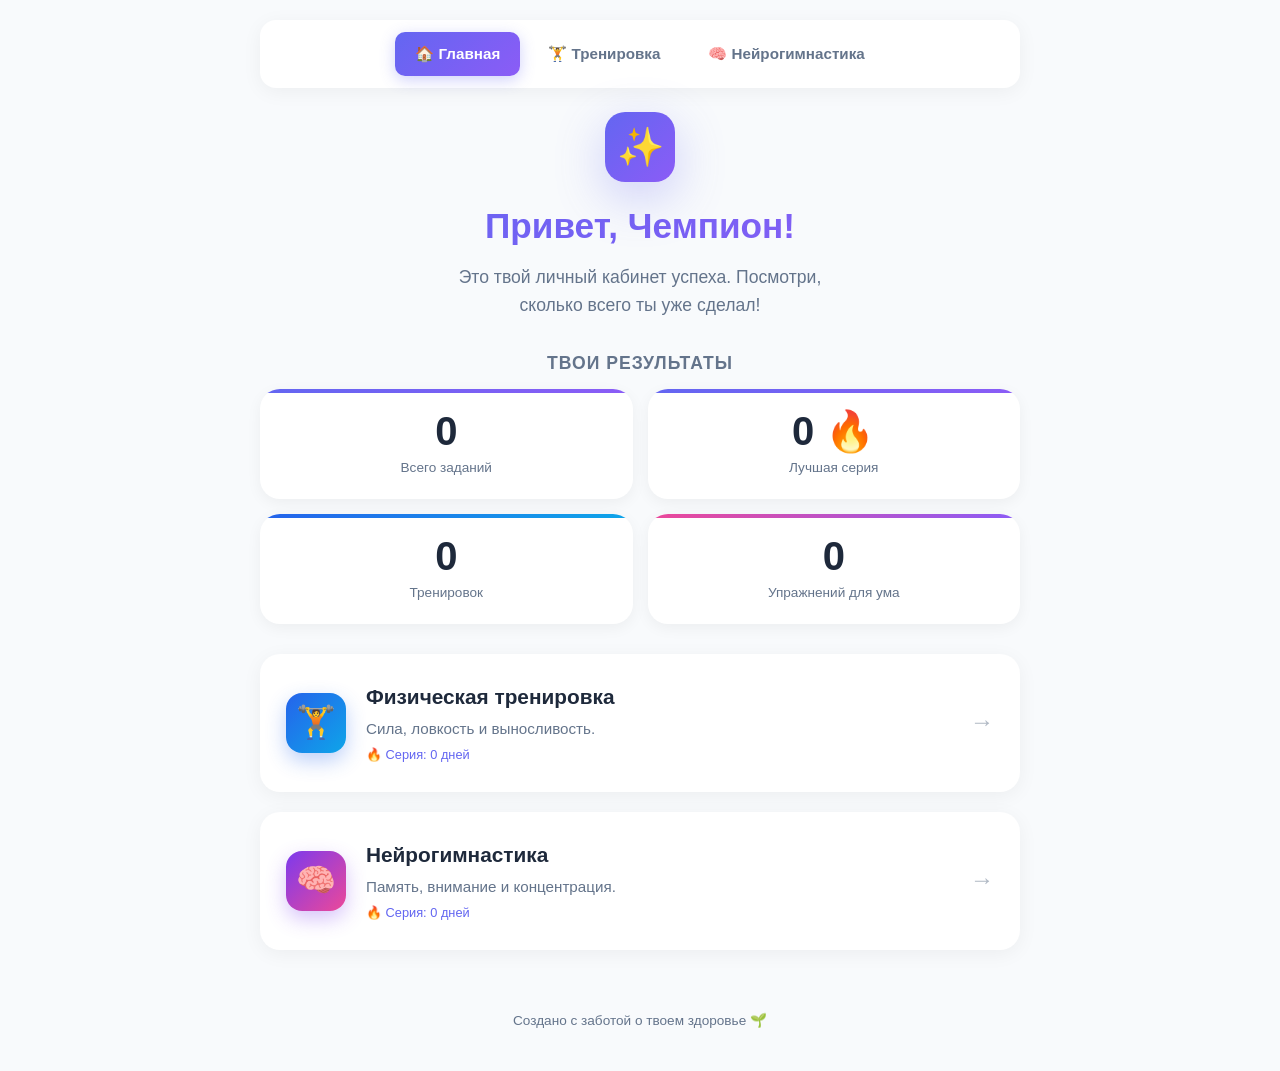
<file: index.html>
<!DOCTYPE html>
<html lang="ru">
<head>
  <meta charset="UTF-8">
  <meta name="viewport" content="width=device-width, initial-scale=1.0">
      <!-- Подключение PWA манифеста -->
    <link rel="manifest" href="manifest.json">
  <title>Трекер Привычек</title>
  <style>
    * {
      margin: 0;
      padding: 0;
      box-sizing: border-box;
    }

    :root {
      --primary: #6366f1; /* Индиго для главной */
      --primary-light: #818cf8;
      --success: #10b981;
      --bg: #f8fafc;
      --card: #ffffff;
      --text: #1e293b;
      --text-muted: #64748b;
      --border: #e2e8f0;
    }

    @media (prefers-color-scheme: dark) {
      :root {
        --bg: #0f172a;
        --card: #1e293b;
        --text: #f1f5f9;
        --text-muted: #94a3b8;
        --border: #334155;
      }
    }

    body {
      font-family: -apple-system, BlinkMacSystemFont, 'Segoe UI', Roboto, Oxygen, Ubuntu, sans-serif;
      background: var(--bg);
      color: var(--text);
      line-height: 1.6;
      min-height: 100vh;
      display: flex;
      flex-direction: column;
    }

    .container {
      max-width: 800px;
      margin: 0 auto;
      padding: 20px;
      width: 100%;
    }

    /* ========== НАВИГАЦИЯ ========== */
    .top-nav {
      display: flex;
      justify-content: center;
      gap: 8px;
      background: var(--card);
      padding: 12px;
      border-radius: 16px;
      margin-bottom: 24px;
      box-shadow: 0 4px 20px rgba(0,0,0,0.05);
    }

    .top-nav a {
      text-decoration: none;
      color: var(--text-muted);
      font-weight: 600;
      padding: 10px 20px;
      border-radius: 10px;
      transition: all 0.2s;
      font-size: 0.95rem;
    }

    .top-nav a:hover {
      background: var(--border);
      color: var(--text);
    }

    .top-nav a.active {
      background: linear-gradient(135deg, var(--primary), #8b5cf6);
      color: white;
      box-shadow: 0 4px 15px rgba(99, 102, 241, 0.3);
    }

    /* Header */
    .header {
      text-align: center;
      margin-bottom: 30px;
      margin-top: 10px;
    }

    .header-icon {
      width: 70px;
      height: 70px;
      background: linear-gradient(135deg, var(--primary), #8b5cf6);
      border-radius: 20px;
      display: inline-flex;
      align-items: center;
      justify-content: center;
      font-size: 38px;
      margin-bottom: 16px;
      box-shadow: 0 15px 50px rgba(99, 102, 241, 0.3);
    }

    .header h1 {
      font-size: 2.2rem;
      background: linear-gradient(135deg, var(--primary), #8b5cf6);
      -webkit-background-clip: text;
      -webkit-text-fill-color: transparent;
      background-clip: text;
      margin-bottom: 8px;
    }

    .header p {
      color: var(--text-muted);
      font-size: 1.1rem;
      max-width: 400px;
      margin: 0 auto;
    }

    /* Stats Dashboard */
    .dashboard-section {
      margin-bottom: 30px;
    }

    .section-title {
      font-size: 1.1rem;
      font-weight: 600;
      color: var(--text-muted);
      margin-bottom: 12px;
      text-transform: uppercase;
      letter-spacing: 1px;
      text-align: center;
    }

    .stats-grid {
      display: grid;
      grid-template-columns: 1fr 1fr;
      gap: 15px;
      margin-bottom: 15px;
    }

    .stat-card {
      background: var(--card);
      border-radius: 20px;
      padding: 20px;
      box-shadow: 0 4px 15px rgba(0,0,0,0.05);
      text-align: center;
      position: relative;
      overflow: hidden;
    }

    .stat-card::before {
      content: '';
      position: absolute;
      top: 0;
      left: 0;
      width: 100%;
      height: 4px;
      background: linear-gradient(90deg, var(--primary), #8b5cf6);
    }

    .stat-card.blue::before { background: linear-gradient(90deg, #2563eb, #0ea5e9); }
    .stat-card.pink::before { background: linear-gradient(90deg, #ec4899, #8b5cf6); }

    .stat-value {
      font-size: 2.5rem;
      font-weight: 800;
      color: var(--text);
      line-height: 1.1;
    }

    .stat-label {
      font-size: 0.85rem;
      color: var(--text-muted);
      margin-top: 4px;
    }

    .streak-icon {
      display: inline-block;
      animation: pulse 1.5s infinite;
    }

    @keyframes pulse {
      0% { transform: scale(1); }
      50% { transform: scale(1.2); }
      100% { transform: scale(1); }
    }

    /* Menu Cards */
    .menu-grid {
      display: grid;
      gap: 20px;
    }

    .menu-card {
      background: var(--card);
      border-radius: 20px;
      padding: 24px;
      box-shadow: 0 4px 20px rgba(0,0,0,0.05);
      text-decoration: none;
      color: var(--text);
      display: flex;
      align-items: center;
      gap: 20px;
      transition: all 0.3s ease;
      border: 2px solid transparent;
    }

    .menu-card:hover {
      transform: translateY(-4px);
      box-shadow: 0 10px 30px rgba(0,0,0,0.1);
      border-color: var(--primary-light);
    }

    .menu-card-icon {
      width: 60px;
      height: 60px;
      border-radius: 16px;
      display: flex;
      align-items: center;
      justify-content: center;
      font-size: 32px;
      flex-shrink: 0;
      color: white;
    }

    .card-workout .menu-card-icon {
      background: linear-gradient(135deg, #2563eb, #0ea5e9);
      box-shadow: 0 8px 20px rgba(37, 99, 235, 0.3);
    }

    .card-neuro .menu-card-icon {
      background: linear-gradient(135deg, #7c3aed, #ec4899);
      box-shadow: 0 8px 20px rgba(124, 58, 237, 0.3);
    }

    .menu-card-info {
      flex: 1;
    }

    .menu-card-info h3 {
      font-size: 1.3rem;
      margin-bottom: 4px;
      font-weight: 700;
    }

    .menu-card-info p {
      color: var(--text-muted);
      font-size: 0.95rem;
    }

    .menu-card-arrow {
      margin-left: auto;
      font-size: 1.5rem;
      color: var(--text-muted);
      opacity: 0.5;
      transition: opacity 0.2s;
    }

    .menu-card:hover .menu-card-arrow {
      opacity: 1;
      transform: translateX(4px);
    }
    
    .menu-card-mini-stats {
        font-size: 0.8rem;
        color: var(--primary);
        margin-top: 4px;
        display: flex;
        align-items: center;
        gap: 4px;
    }

    /* Footer */
    .footer {
      text-align: center;
      margin-top: auto;
      padding: 40px 20px;
      color: var(--text-muted);
      font-size: 0.85rem;
    }

    /* Responsive */
    @media (max-width: 600px) {
      .header h1 {
        font-size: 1.8rem;
      }

      .menu-card {
        padding: 20px;
      }

      .menu-card-icon {
        width: 50px;
        height: 50px;
        font-size: 26px;
      }

      .menu-card-info h3 {
        font-size: 1.1rem;
      }
      
      .stat-value {
        font-size: 2rem;
      }
      
      .top-nav a {
        padding: 8px 12px;
        font-size: 0.85rem;
      }
    }
  </style>
</head>
<body>
  <div class="container">
    
    <!-- НАВИГАЦИЯ -->
    <nav class="top-nav">
      <a href="index.html" class="active">🏠 Главная</a>
      <a href="workout.html">🏋️ Тренировка</a>
      <a href="neurogymnastics.html">🧠 Нейрогимнастика</a>
    </nav>

    <!-- Header -->
    <header class="header">
      <div class="header-icon">✨</div>
      <h1>Привет, Чемпион!</h1>
      <p>Это твой личный кабинет успеха. Посмотри, сколько всего ты уже сделал!</p>
    </header>

    <!-- Stats Dashboard -->
    <div class="dashboard-section">
      <div class="section-title">Твои результаты</div>
      
      <div class="stats-grid">
        <div class="stat-card">
          <div class="stat-value" id="totalExercises">0</div>
          <div class="stat-label">Всего заданий</div>
        </div>
        <div class="stat-card">
          <div class="stat-value"><span id="maxStreak">0</span> <span class="streak-icon">🔥</span></div>
          <div class="stat-label">Лучшая серия</div>
        </div>
      </div>

      <div class="stats-grid">
        <div class="stat-card blue">
          <div class="stat-value" id="workoutTotal">0</div>
          <div class="stat-label">Тренировок</div>
        </div>
        <div class="stat-card pink">
          <div class="stat-value" id="neuroTotal">0</div>
          <div class="stat-label">Упражнений для ума</div>
        </div>
      </div>
    </div>

    <!-- Menu Grid -->
    <div class="menu-grid">
      <!-- Workout Card -->
      <a href="workout.html" class="menu-card card-workout">
        <div class="menu-card-icon">🏋️</div>
        <div class="menu-card-info">
          <h3>Физическая тренировка</h3>
          <p>Сила, ловкость и выносливость.</p>
          <div class="menu-card-mini-stats" id="workoutStreakDisplay">
             Загрузка...
          </div>
        </div>
        <div class="menu-card-arrow">→</div>
      </a>

      <!-- Neuro Card -->
      <a href="neurogymnastics.html" class="menu-card card-neuro">
        <div class="menu-card-icon">🧠</div>
        <div class="menu-card-info">
          <h3>Нейрогимнастика</h3>
          <p>Память, внимание и концентрация.</p>
          <div class="menu-card-mini-stats" id="neuroStreakDisplay">
             Загрузка...
          </div>
        </div>
        <div class="menu-card-arrow">→</div>
      </a>
    </div>

  </div>

  <!-- Footer -->
  <footer class="footer">
    <p>Создано с заботой о твоем здоровье 🌱</p>
  </footer>

  <script>
    // Функция для безопасного получения данных
    function getStats(key) {
      try {
        const data = localStorage.getItem(key);
        if (data) {
          const parsed = JSON.parse(data);
          return parsed.stats || { streak: 0, total: 0 };
        }
      } catch (e) {
        console.error("Error reading " + key, e);
      }
      return { streak: 0, total: 0 };
    }

    function updateDashboard() {
      // Получаем данные из хранилища
      const workoutStats = getStats('workoutProgress');
      const neuroStats = getStats('neuroGymProgress');

      // Считаем общие цифры
      const totalExercises = (workoutStats.total || 0) + (neuroStats.total || 0);
      const maxStreak = Math.max(workoutStats.streak || 0, neuroStats.streak || 0);

      // Обновляем большие карточки
      document.getElementById('totalExercises').innerText = totalExercises;
      document.getElementById('maxStreak').innerText = maxStreak;
      document.getElementById('workoutTotal').innerText = workoutStats.total || 0;
      document.getElementById('neuroTotal').innerText = neuroStats.total || 0;

      // Обновляем мини-статистику под карточками меню
      document.getElementById('workoutStreakDisplay').innerHTML = `🔥 Серия: ${workoutStats.streak || 0} дней`;
      document.getElementById('neuroStreakDisplay').innerHTML = `🔥 Серия: ${neuroStats.streak || 0} дней`;
    }

    // Запускаем при загрузке
    updateDashboard();
  </script>
      <!-- Регистрация Service Worker -->
    <script>
      if ('serviceWorker' in navigator) {
        navigator.serviceWorker.register('./sw.js')
          .then(() => console.log('Service Worker зарегистрирован'))
          .catch(err => console.log('Ошибка регистрации SW', err));
      }
    </script>
</body>
</html>
</file>
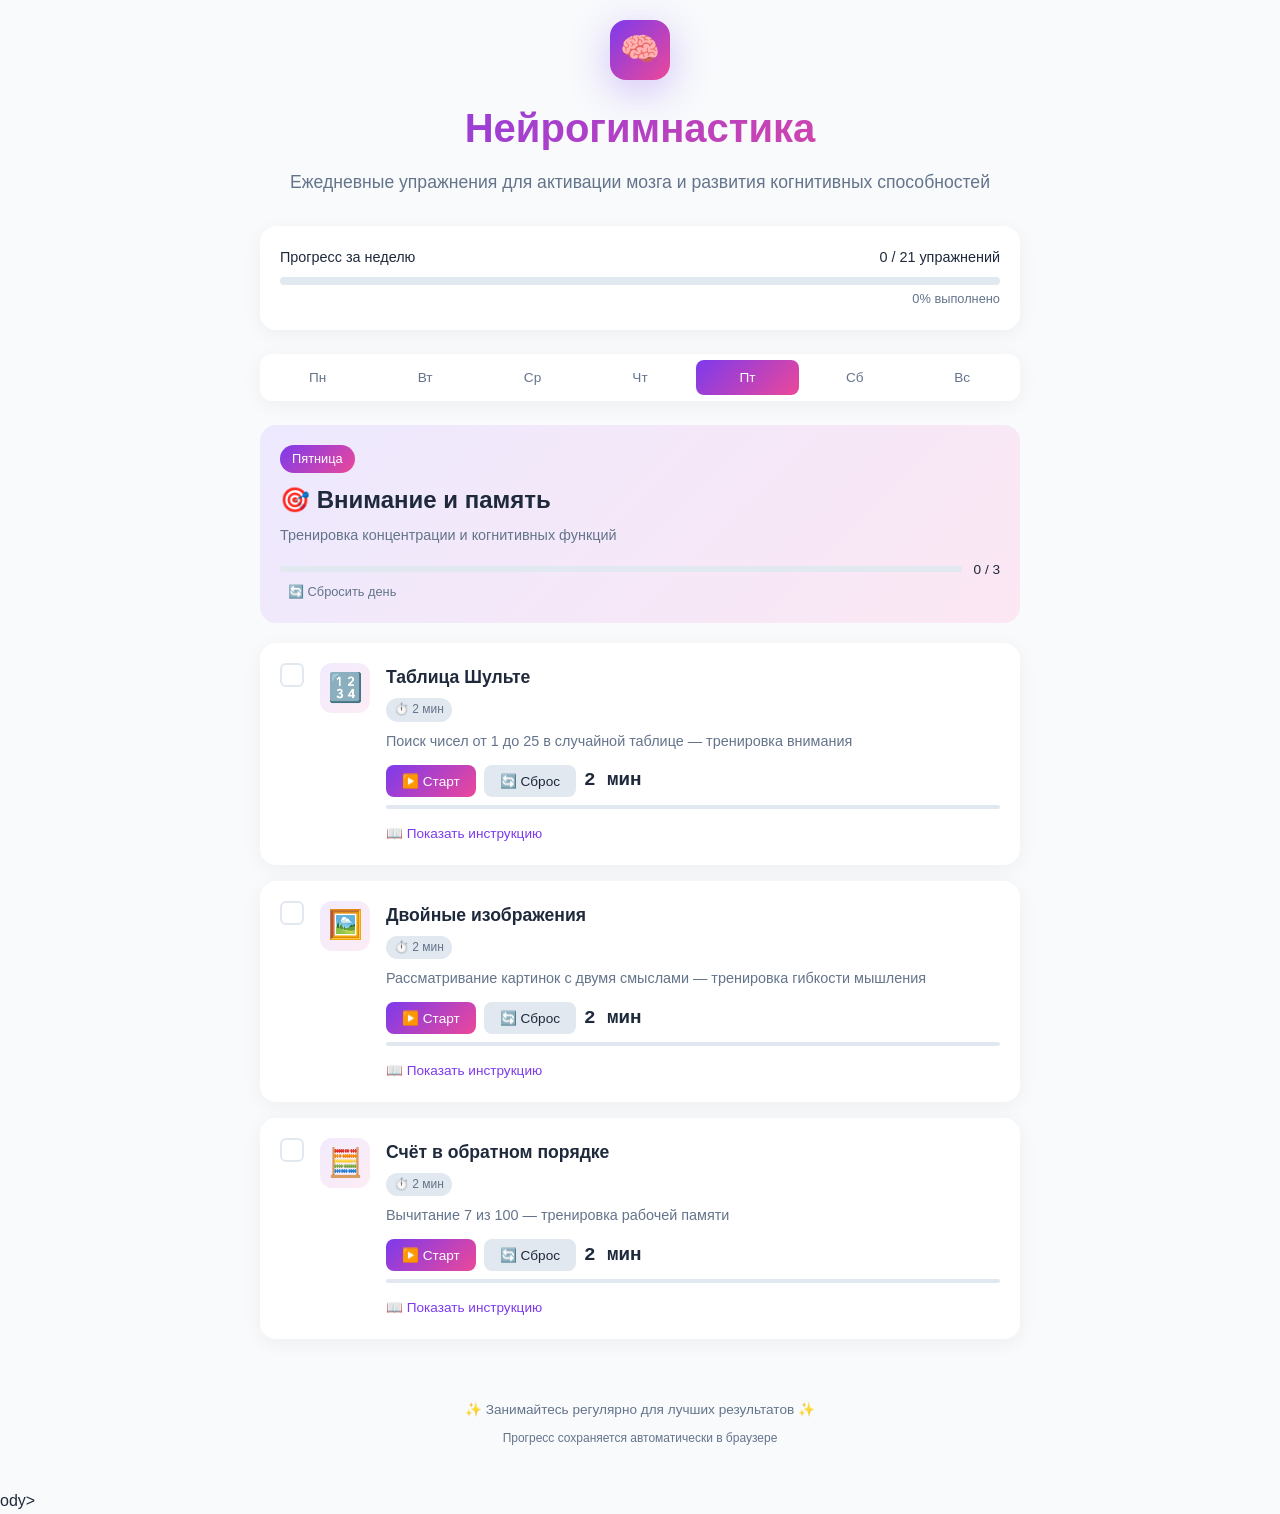
<file: neurogymnastics.old.html>
<!DOCTYPE html>
<html lang="ru">
<head>
  <meta charset="UTF-8">
  <meta name="viewport" content="width=device-width, initial-scale=1.0">
  <title>Нейрогимнастика - Упражнения для мозга</title>
  <style>
    * {
      margin: 0;
      padding: 0;
      box-sizing: border-box;
    }

    :root {
      --primary: #7c3aed;
      --primary-light: #a78bfa;
      --success: #10b981;
      --bg: #f8fafc;
      --card: #ffffff;
      --text: #1e293b;
      --text-muted: #64748b;
      --border: #e2e8f0;
    }

    @media (prefers-color-scheme: dark) {
      :root {
        --bg: #0f172a;
        --card: #1e293b;
        --text: #f1f5f9;
        --text-muted: #94a3b8;
        --border: #334155;
      }
    }

    body {
      font-family: -apple-system, BlinkMacSystemFont, 'Segoe UI', Roboto, Oxygen, Ubuntu, sans-serif;
      background: var(--bg);
      color: var(--text);
      line-height: 1.6;
      min-height: 100vh;
    }

    .container {
      max-width: 800px;
      margin: 0 auto;
      padding: 20px;
    }

    /* Header */
    .header {
      text-align: center;
      margin-bottom: 30px;
    }

    .header-icon {
      width: 60px;
      height: 60px;
      background: linear-gradient(135deg, var(--primary), #ec4899);
      border-radius: 16px;
      display: inline-flex;
      align-items: center;
      justify-content: center;
      font-size: 32px;
      margin-bottom: 16px;
      box-shadow: 0 10px 40px rgba(124, 58, 237, 0.3);
    }

    .header h1 {
      font-size: 2.5rem;
      background: linear-gradient(135deg, var(--primary), #ec4899);
      -webkit-background-clip: text;
      -webkit-text-fill-color: transparent;
      background-clip: text;
      margin-bottom: 8px;
    }

    .header p {
      color: var(--text-muted);
      font-size: 1.1rem;
    }

    /* Progress */
    .progress-card {
      background: var(--card);
      border-radius: 16px;
      padding: 20px;
      margin-bottom: 24px;
      box-shadow: 0 4px 20px rgba(0,0,0,0.05);
    }

    .progress-header {
      display: flex;
      justify-content: space-between;
      margin-bottom: 8px;
      font-size: 0.9rem;
    }

    .progress-bar {
      height: 8px;
      background: var(--border);
      border-radius: 4px;
      overflow: hidden;
    }

    .progress-fill {
      height: 100%;
      background: linear-gradient(90deg, var(--primary), #ec4899);
      border-radius: 4px;
      transition: width 0.3s ease;
    }

    .progress-text {
      text-align: right;
      font-size: 0.8rem;
      color: var(--text-muted);
      margin-top: 4px;
    }

    /* Day Tabs */
    .tabs {
      display: flex;
      gap: 4px;
      background: var(--card);
      padding: 6px;
      border-radius: 12px;
      margin-bottom: 24px;
      box-shadow: 0 4px 20px rgba(0,0,0,0.05);
      overflow-x: auto;
    }

    .tab {
      flex: 1;
      min-width: 40px;
      padding: 10px 8px;
      border: none;
      background: transparent;
      border-radius: 8px;
      cursor: pointer;
      font-size: 0.85rem;
      font-weight: 500;
      color: var(--text-muted);
      transition: all 0.2s;
      position: relative;
    }

    .tab.active {
      background: linear-gradient(135deg, var(--primary), #ec4899);
      color: white;
    }

    .tab.completed::after {
      content: '✓';
      position: absolute;
      top: 2px;
      right: 4px;
      font-size: 10px;
      color: var(--success);
    }

    .tab.active.completed::after {
      color: white;
    }

    /* Day Header */
    .day-header {
      background: linear-gradient(135deg, #ede9fe, #fce7f3);
      border-radius: 16px;
      padding: 20px;
      margin-bottom: 20px;
    }

    @media (prefers-color-scheme: dark) {
      .day-header {
        background: linear-gradient(135deg, rgba(124, 58, 237, 0.2), rgba(236, 72, 153, 0.2));
      }
    }

    .day-badge {
      display: inline-block;
      background: linear-gradient(135deg, var(--primary), #ec4899);
      color: white;
      padding: 4px 12px;
      border-radius: 20px;
      font-size: 0.8rem;
      font-weight: 500;
      margin-bottom: 8px;
    }

    .day-title {
      font-size: 1.5rem;
      font-weight: 700;
      margin-bottom: 4px;
    }

    .day-desc {
      color: var(--text-muted);
      font-size: 0.9rem;
    }

    .day-progress {
      display: flex;
      align-items: center;
      gap: 12px;
      margin-top: 12px;
    }

    .day-progress .progress-bar {
      flex: 1;
      height: 6px;
    }

    .day-progress span {
      font-size: 0.85rem;
      font-weight: 500;
    }

    /* Exercise Card */
    .exercise {
      background: var(--card);
      border-radius: 16px;
      padding: 20px;
      margin-bottom: 16px;
      box-shadow: 0 4px 20px rgba(0,0,0,0.05);
      transition: all 0.3s;
    }

    .exercise.completed {
      border: 2px solid var(--success);
      background: linear-gradient(135deg, rgba(16, 185, 129, 0.05), rgba(16, 185, 129, 0.02));
    }

    .exercise-header {
      display: flex;
      align-items: flex-start;
      gap: 16px;
    }

    .exercise-checkbox {
      width: 24px;
      height: 24px;
      border: 2px solid var(--border);
      border-radius: 6px;
      cursor: pointer;
      display: flex;
      align-items: center;
      justify-content: center;
      flex-shrink: 0;
      transition: all 0.2s;
    }

    .exercise-checkbox.checked {
      background: var(--success);
      border-color: var(--success);
      color: white;
    }

    .exercise-icon {
      width: 50px;
      height: 50px;
      background: linear-gradient(135deg, rgba(124, 58, 237, 0.1), rgba(236, 72, 153, 0.1));
      border-radius: 12px;
      display: flex;
      align-items: center;
      justify-content: center;
      font-size: 28px;
      flex-shrink: 0;
    }

    .exercise-info {
      flex: 1;
    }

    .exercise-title {
      font-size: 1.1rem;
      font-weight: 600;
      margin-bottom: 4px;
    }

    .exercise.completed .exercise-title {
      text-decoration: line-through;
      opacity: 0.7;
    }

    .exercise-duration {
      display: inline-flex;
      align-items: center;
      gap: 4px;
      background: var(--border);
      padding: 2px 8px;
      border-radius: 12px;
      font-size: 0.75rem;
      color: var(--text-muted);
      margin-bottom: 8px;
    }

    .exercise-short-desc {
      font-size: 0.9rem;
      color: var(--text-muted);
      margin-bottom: 12px;
    }

    /* Timer */
    .timer {
      display: flex;
      align-items: center;
      gap: 8px;
      margin-top: 12px;
    }

    .timer-btn {
      padding: 8px 16px;
      border: none;
      border-radius: 8px;
      cursor: pointer;
      font-size: 0.85rem;
      font-weight: 500;
      transition: all 0.2s;
    }

    .timer-btn.primary {
      background: linear-gradient(135deg, var(--primary), #ec4899);
      color: white;
    }

    .timer-btn.secondary {
      background: var(--border);
      color: var(--text);
    }

    .timer-display {
      font-family: 'Monaco', 'Menlo', monospace;
      font-size: 1.2rem;
      font-weight: 600;
    }

    .timer-display.finished {
      color: var(--success);
    }

    .timer-progress {
      width: 100%;
      height: 4px;
      background: var(--border);
      border-radius: 2px;
      margin-top: 8px;
      overflow: hidden;
    }

    .timer-progress-fill {
      height: 100%;
      background: linear-gradient(90deg, var(--primary), #ec4899);
      transition: width 0.1s linear;
    }

    /* Details Toggle */
    .details-toggle {
      margin-top: 12px;
      background: none;
      border: none;
      color: var(--primary);
      cursor: pointer;
      font-size: 0.85rem;
      display: flex;
      align-items: center;
      gap: 4px;
      padding: 4px 0;
    }

    .details-toggle:hover {
      text-decoration: underline;
    }

    .details {
      margin-top: 16px;
      display: none;
    }

    .details.open {
      display: block;
    }

    .steps {
      background: rgba(124, 58, 237, 0.05);
      border-radius: 12px;
      padding: 16px;
      margin-bottom: 12px;
    }

    .steps h4 {
      font-size: 0.9rem;
      margin-bottom: 12px;
      display: flex;
      align-items: center;
      gap: 8px;
    }

    .step {
      display: flex;
      gap: 12px;
      margin-bottom: 12px;
    }

    .step:last-child {
      margin-bottom: 0;
    }

    .step-num {
      width: 24px;
      height: 24px;
      background: linear-gradient(135deg, var(--primary), #ec4899);
      color: white;
      border-radius: 50%;
      display: flex;
      align-items: center;
      justify-content: center;
      font-size: 0.75rem;
      font-weight: 600;
      flex-shrink: 0;
    }

    .step-content {
      flex: 1;
    }

    .step-text {
      font-size: 0.9rem;
    }

    .step-tip {
      font-size: 0.8rem;
      color: var(--primary);
      font-style: italic;
      margin-top: 4px;
    }

    .benefits {
      background: rgba(16, 185, 129, 0.1);
      border-radius: 12px;
      padding: 16px;
    }

    .benefits h4 {
      font-size: 0.9rem;
      color: var(--success);
      margin-bottom: 8px;
      display: flex;
      align-items: center;
      gap: 8px;
    }

    .benefits ul {
      list-style: none;
      display: flex;
      flex-wrap: wrap;
      gap: 8px;
    }

    .benefits li {
      font-size: 0.8rem;
      color: var(--success);
      display: flex;
      align-items: center;
      gap: 4px;
    }

    /* Reset Button */
    .reset-btn {
      background: none;
      border: none;
      color: var(--text-muted);
      cursor: pointer;
      font-size: 0.8rem;
      display: flex;
      align-items: center;
      gap: 4px;
      padding: 4px 8px;
      border-radius: 4px;
    }

    .reset-btn:hover {
      background: var(--border);
    }

    /* Footer */
    .footer {
      text-align: center;
      margin-top: 40px;
      padding: 20px;
      color: var(--text-muted);
      font-size: 0.85rem;
    }

    /* Responsive */
    @media (max-width: 600px) {
      .header h1 {
        font-size: 1.8rem;
      }

      .exercise-header {
        flex-wrap: wrap;
      }

      .exercise-icon {
        width: 40px;
        height: 40px;
        font-size: 22px;
      }

      .tabs {
        gap: 2px;
      }

      .tab {
        padding: 8px 4px;
        font-size: 0.75rem;
      }
    }
  </style>
</head>
<body>
  <div class="container">
    <!-- Header -->
    <header class="header">
      <div class="header-icon">🧠</div>
      <h1>Нейрогимнастика</h1>
      <p>Ежедневные упражнения для активации мозга и развития когнитивных способностей</p>
    </header>

    <!-- Week Progress -->
    <div class="progress-card">
      <div class="progress-header">
        <span>Прогресс за неделю</span>
        <span id="weekProgressText">0 / 21 упражнений</span>
      </div>
      <div class="progress-bar">
        <div class="progress-fill" id="weekProgressBar" style="width: 0%"></div>
      </div>
      <div class="progress-text" id="weekPercent">0% выполнено</div>
    </div>

    <!-- Day Tabs -->
    <div class="tabs" id="dayTabs"></div>

    <!-- Day Content -->
    <div id="dayContent"></div>

    <!-- Footer -->
    <footer class="footer">
      <p>✨ Занимайтесь регулярно для лучших результатов ✨</p>
      <p style="margin-top: 8px; font-size: 0.75rem;">Прогресс сохраняется автоматически в браузере</p>
    </footer>
  </div>

  <script>
    // ============ DATA ============
    const weeklyData = [
      {
        id: 'monday',
        name: 'Понедельник',
        shortName: 'Пн',
        title: '🧠 Активация мозга',
        description: 'Упражнения для пробуждения и активизации мозговой деятельности',
        color: '#10b981',
        exercises: [
          {
            id: 'm1',
            name: 'Перекрёстные шаги',
            shortDesc: 'Касание противоположным локтем колена — активирует оба полушария мозга',
            duration: 120,
            emoji: '🚶',
            steps: [
              { text: 'Встань прямо, ноги на ширине плеч, руки опущены вдоль тела.', tip: 'Можно делать сидя, если так удобнее' },
              { text: 'Подними правое колено вверх и одновременно коснись его левым локтем.', tip: 'Следи, чтобы локоть касался именно колена, а не бедра' },
              { text: 'Вернись в исходное положение.' },
              { text: 'Теперь подними левое колено и коснись его правым локтем.' },
              { text: 'Продолжай чередовать в ритмичном темпе, как при ходьбе на месте.' }
            ],
            benefits: ['Улучшает координацию', 'Активирует оба полушария', 'Повышает концентрацию']
          },
          {
            id: 'm2',
            name: 'Ушно-носовой тест',
            shortDesc: 'Координация рук — правая к носу, левая к уху, и наоборот',
            duration: 60,
            emoji: '👃',
            steps: [
              { text: 'Встань или сядь прямо перед зеркалом (по желанию).' },
              { text: 'Положи правую руку на нос, а левую — на правое ухо.', tip: 'Пальцами касайся носа и мочки уха' },
              { text: 'По команде «раз» быстро поменяй руки: левая касается носа, правая — левого уха.' },
              { text: 'По команде «два» снова поменяй руки.' },
              { text: 'Повторяй смену положений 10-15 раз, стараясь делать всё быстрее и точнее.', tip: 'Не расстраивайся, если сначала не получается — это нормально!' }
            ],
            benefits: ['Развивает межполушарные связи', 'Тренирует быстроту реакции', 'Улучшает внимание']
          },
          {
            id: 'm3',
            name: 'Зеркальное рисование',
            shortDesc: 'Рисование двумя руками одновременно — развивает оба полушария',
            duration: 180,
            emoji: '✏️',
            steps: [
              { text: 'Возьми в каждую руку по карандашу или фломастеру.', tip: 'Можно просто водить пальцем по столу или в воздухе' },
              { text: 'Положи перед собой лист бумаги или представь его в воздухе.' },
              { text: 'Начни рисовать одновременно обеими руками одинаковые фигуры: круги, квадраты, треугольники.', tip: 'Сначала рисуй в одном направлении, потом попробуй в противоположных' },
              { text: 'Старайся, чтобы фигуры были одинакового размера и симметричными.' },
              { text: 'Переходи к более сложным фигурам: звёзды, сердечки, буквы.' }
            ],
            benefits: ['Синхронизирует работу полушарий', 'Развивает творческое мышление', 'Улучшает мелкую моторику']
          }
        ]
      },
      {
        id: 'tuesday',
        name: 'Вторник',
        shortName: 'Вт',
        title: '⚖️ Координация и баланс',
        description: 'Улучшение равновесия и координации движений',
        color: '#0ea5e9',
        exercises: [
          {
            id: 't1',
            name: 'Стойка на одной ноге',
            shortDesc: 'Стояние на одной ноге с закрытыми глазами — тренирует вестибулярный аппарат',
            duration: 60,
            emoji: '🦶',
            steps: [
              { text: 'Встань прямо, ноги вместе, руки на поясе.' },
              { text: 'Подними одну ногу, согнув её в колене (ступня касается колена опорной ноги).', tip: 'Выбери удобную высоту — главное устойчиво стоять' },
              { text: 'Найди точку равновесия и удерживай позицию 5-10 секунд.' },
              { text: 'Теперь закрой глаза и попробуй простоять так 30 секунд.', tip: 'Если сложно — можно чуть приоткрыть глаза' },
              { text: 'Поменяй ногу и повтори упражнение.' }
            ],
            benefits: ['Улучшает равновесие', 'Тренирует вестибулярный аппарат', 'Укрепляет мышцы ног']
          },
          {
            id: 't2',
            name: 'Пальцевая гимнастика',
            shortDesc: 'Касание большим пальцем каждого пальца по очереди',
            duration: 120,
            emoji: '✋',
            steps: [
              { text: 'Вытяни правую руку вперёд, ладонь раскрыта, пальцы вместе.' },
              { text: 'Начни касаться большим пальцем подушечек других пальцев по порядку:', tip: 'Делай движения плавно и точно' },
              { text: 'Указательный → Средний → Безымянный → Мизинец', tip: 'На мизинец нажимай аккуратно' },
              { text: 'Теперь в обратном порядке: Мизинец → Безымянный → Средний → Указательный' },
              { text: 'Повтори то же самое левой рукой.', tip: 'Можно делать двумя руками одновременно!' }
            ],
            benefits: ['Развивает мелкую моторику', 'Улучшает связь «рука-мозг»', 'Готовит руку к письму']
          },
          {
            id: 't3',
            name: 'Вращение головой',
            shortDesc: 'Плавные круговые движения головой — расслабляет шею и плечи',
            duration: 60,
            emoji: '🔄',
            steps: [
              { text: 'Встань или сядь прямо, плечи расслаблены и опущены.' },
              { text: 'Медленно опусти подбородок к груди.', tip: 'Движения должны быть очень плавными, без рывков' },
              { text: 'Продолжай движение: наклони голову к правому плечу (не поднимай плечо!).' },
              { text: 'Запрокинь голову назад (смотри вверх), затем наклони к левому плечу.' },
              { text: 'Заверши круг, вернувшись к груди. Сделай 3-5 кругов в каждую сторону.', tip: 'Если чувствуешь головокружение — делай медленнее или прекрати' }
            ],
            benefits: ['Расслабляет мышцы шеи', 'Улучшает кровоснабжение мозга', 'Снимает напряжение']
          }
        ]
      },
      {
        id: 'wednesday',
        name: 'Среда',
        shortName: 'Ср',
        title: '👆 Мелкая моторика',
        description: 'Развитие точности движений и ловкости пальцев',
        color: '#8b5cf6',
        exercises: [
          {
            id: 'w1',
            name: 'Пальчиковые щелчки',
            shortDesc: 'Щелчки каждым пальцем по очереди — развивает силу и ловкость пальцев',
            duration: 120,
            emoji: '👌',
            steps: [
              { text: 'Соедини подушечки большого и указательного пальцев.' },
              { text: 'Создай напряжение между пальцами, затем резко выпрями указательный палец — получится щелчок!', tip: 'Цель — сделать звонкий, чёткий щелчок' },
              { text: 'Повтори со средним, безымянным пальцем и мизинцем.', tip: 'С мизинцем сложнее всего — не сдавайся!' },
              { text: 'Пройдись по всем пальцам 3-5 раз каждой рукой.' },
              { text: 'Попробуй делать щелчки двумя руками одновременно.' }
            ],
            benefits: ['Укрепляет мышцы пальцев', 'Развивает координацию', 'Улучшает ловкость рук']
          },
          {
            id: 'w2',
            name: 'Замок из пальцев',
            shortDesc: 'Сцепление пальцев и вращение — разминка для кистей',
            duration: 60,
            emoji: '🔐',
            steps: [
              { text: 'Сцепи пальцы обеих рук в «замок»: пальцы переплетены между собой.' },
              { text: 'Поверни ладони от себя, выпрямляя руки перед грудью.', tip: 'Почувствуй приятное растяжение' },
              { text: 'Начни вращать сцепленными кистями по кругу: сначала по часовой стрелке.' },
              { text: 'Сделай 10-15 вращений, затем поменяй направление.', tip: 'Движения плавные, без резких рывков' },
              { text: 'Растопырь пальцы в замке, затем снова сожми — повтори 5-10 раз.' }
            ],
            benefits: ['Разминает суставы кистей', 'Снимает усталость рук', 'Улучшает гибкость']
          },
          {
            id: 'w3',
            name: 'Лезгинка',
            shortDesc: 'Перекладывание пальцев рук друг на друга — упражнение на координацию',
            duration: 120,
            emoji: '💃',
            steps: [
              { text: 'Положи руки на стол ладонями вниз, пальцы выпрямлены.' },
              { text: 'Подними большой палец левой руки.' },
              { text: 'Подними указательный палец правой руки, одновременно опуская большой палец левой.', tip: 'Движения должны быть плавными и ритмичными' },
              { text: 'Продолжай чередовать: поднимаешь палец одной руки — опускаешь палец другой.' },
              { text: 'Добейся плавного «бегущего» движения пальцев обеих рук.', tip: 'Это сложно! Не отчаивайся, если сначала не получается' }
            ],
            benefits: ['Тренирует независимость движений', 'Развивает концентрацию', 'Улучшает координацию']
          }
        ]
      },
      {
        id: 'thursday',
        name: 'Четверг',
        shortName: 'Чт',
        title: '🌬️ Дыхание и релаксация',
        description: 'Техники правильного дыхания и расслабления',
        color: '#06b6d4',
        exercises: [
          {
            id: 'th1',
            name: 'Квадратное дыхание',
            shortDesc: 'Дыхание по квадрату: вдох-пауза-выдох-пауза по 4 секунды',
            duration: 180,
            emoji: '💨',
            steps: [
              { text: 'Представь перед собой квадрат. Каждая сторона — это 4 секунды.' },
              { text: '1-я сторона (вверх): Медленно вдыхай через нос, считая до 4.', tip: 'Живот при вдохе надувается как шарик' },
              { text: '2-я сторона (вправо): Задержи дыхание на 4 секунды.', tip: 'Будь расслаблен, не напрягайся' },
              { text: '3-я сторона (вниз): Медленно выдыхай через рот, считая до 4.', tip: 'Живот сдувается, становится плоским' },
              { text: '4-я сторона (влево): Оставайся без дыхания на 4 секунды.', tip: 'Это «пустой» квадрат — лёгкие пустые' },
              { text: 'Повтори цикл 5-10 раз.' }
            ],
            benefits: ['Успокаивает нервную систему', 'Снижает стресс', 'Улучшает концентрацию']
          },
          {
            id: 'th2',
            name: 'Диафрагмальное дыхание',
            shortDesc: 'Глубокое дыхание животом — правильное дыхание для расслабления',
            duration: 180,
            emoji: '🫁',
            steps: [
              { text: 'Ляг на спину или сядь удобно, положив одну руку на грудь, другую на живот.' },
              { text: 'Медленно вдыхай через нос, направляя воздух в живот.', tip: 'Рука на животе должна подниматься, на груди — оставаться неподвижной' },
              { text: 'Когда живот надуется как воздушный шарик, задержи дыхание на 2-3 секунды.' },
              { text: 'Медленно выдыхай через рот, чувствуя, как живот сдувается.', tip: 'Представь, что выдыхаешь все тревоги' },
              { text: 'Повтори 10-15 раз, стараясь дышать только животом.' }
            ],
            benefits: ['Наполняет кровь кислородом', 'Расслабляет тело', 'Снимает тревожность']
          },
          {
            id: 'th3',
            name: 'Расслабление плеч',
            shortDesc: 'Напряжение и расслабление плеч — снимает зажимы',
            duration: 60,
            emoji: '🤷',
            steps: [
              { text: 'Встань или сядь прямо, руки свободно висят вдоль тела.' },
              { text: 'На вдохе медленно подними плечи к ушам как можно выше.', tip: 'Напряги мышцы плеч и шеи максимально сильно' },
              { text: 'Задержись в этом положении на 3-5 секунд, чувствуя напряжение.' },
              { text: 'На выдохе резко «сбрось» плечи вниз, полностью расслабив мышцы.', tip: 'Почувствуй, как уходит напряжение' },
              { text: 'Повтори 5-10 раз, каждый раз расслабляясь всё глубже.' }
            ],
            benefits: ['Снимает напряжение с плеч', 'Улучшает осанку', 'Расслабляет верхнюю часть тела']
          }
        ]
      },
      {
        id: 'friday',
        name: 'Пятница',
        shortName: 'Пт',
        title: '🎯 Внимание и память',
        description: 'Тренировка концентрации и когнитивных функций',
        color: '#f59e0b',
        exercises: [
          {
            id: 'f1',
            name: 'Таблица Шульте',
            shortDesc: 'Поиск чисел от 1 до 25 в случайной таблице — тренировка внимания',
            duration: 120,
            emoji: '🔢',
            steps: [
              { text: 'Представь таблицу 5×5 клеток, где в случайном порядке расположены числа от 1 до 25.' },
              { text: 'Задача: найти и назвать числа по порядку от 1 до 25 как можно быстрее.', tip: 'Можно нарисовать такую таблицу на бумаге или найти в интернете' },
              { text: 'Старайся двигать только глазами, не поворачивая голову.' },
              { text: 'Глаза должны «сканировать» таблицу, не задерживаясь на одной точке.', tip: 'Периферическое зрение — твой помощник!' },
              { text: 'Когда закончишь — попробуй улучшить свой результат.' }
            ],
            benefits: ['Развивает скорость восприятия', 'Тренирует периферическое зрение', 'Улучшает концентрацию']
          },
          {
            id: 'f2',
            name: 'Двойные изображения',
            shortDesc: 'Рассматривание картинок с двумя смыслами — тренировка гибкости мышления',
            duration: 120,
            emoji: '🖼️',
            steps: [
              { text: 'Найди картинку с двойным изображением (например, «молодая девушка / старуха»).', tip: 'Такие картинки легко найти в интернете по запросу «оптические иллюзии»' },
              { text: 'Рассмотри картинку и найди первое изображение.' },
              { text: 'Теперь попробуй увидеть второе изображение.', tip: 'Это может потребовать времени — не сдавайся!' },
              { text: 'Когда увидишь оба — потренируйся переключаться между ними.' },
              { text: 'Попробуй другие двойные изображения: ваза/два лица, лягушка/лошадь и т.д.' }
            ],
            benefits: ['Развивает гибкость мышления', 'Тренирует внимание к деталям', 'Учит видеть по-разному']
          },
          {
            id: 'f3',
            name: 'Счёт в обратном порядке',
            shortDesc: 'Вычитание 7 из 100 — тренировка рабочей памяти',
            duration: 120,
            emoji: '🧮',
            steps: [
              { text: 'Начни считать от 100 и вычитай по 7 каждый раз.' },
              { text: '100 минус 7 равно... 93!', tip: 'Старайся не использовать пальцы или бумагу' },
              { text: '93 минус 7 равно... 86!' },
              { text: 'Продолжай: 79, 72, 65, 58... и так далее до нуля или пока не ошибёшься.', tip: 'Если сбился — начни сначала' },
              { text: 'Постарайся дойти до конца без ошибок!', tip: 'Для усложнения можно вычитать 13 или 17' }
            ],
            benefits: ['Тренирует рабочую память', 'Развивает вычислительные навыки', 'Улучшает концентрацию']
          }
        ]
      },
      {
        id: 'saturday',
        name: 'Суббота',
        shortName: 'Сб',
        title: '👁️ Глазодвигательная гимнастика',
        description: 'Упражнения для укрепления глазных мышц',
        color: '#14b8a6',
        exercises: [
          {
            id: 's1',
            name: 'Восьмёрки глазами',
            shortDesc: 'Рисование цифры 8 глазами — расслабление и тренировка глазных мышц',
            duration: 60,
            emoji: '👁️',
            steps: [
              { text: 'Сядь удобно, голова неподвижна, смотри перед собой.' },
              { text: 'Представь перед собой большую цифру 8, лежащую на боку (знак бесконечности ∞).' },
              { text: 'Медленно «нарисуй» эту восьмёрку глазами: по часовой стрелке.', tip: 'Движения плавные, голова не двигается — только глаза!' },
              { text: 'Сделай 5-8 «рисунков» в одну сторону.' },
              { text: 'Теперь рисуй восьмёрку в другую сторону.', tip: 'Упражнение можно делать с открытыми или закрытыми глазами' }
            ],
            benefits: ['Снимает напряжение глаз', 'Укрепляет глазные мышцы', 'Улучшает координацию глаз']
          },
          {
            id: 's2',
            name: 'Фокусировка',
            shortDesc: 'Переключение взгляда с близкого на далёкий объект — тренировка аккомодации',
            duration: 120,
            emoji: '👆',
            steps: [
              { text: 'Вытяни руку вперёд и подними указательный палец вертикально.' },
              { text: 'Смотри на палец и чётко его видишь — это «близкий фокус».', tip: 'Держи голову прямо, не наклоняйся' },
              { text: 'Теперь переведи взгляд на удалённый предмет за окном (дерево, дом).', tip: 'Это «дальний фокус» — палец станет размытым' },
              { text: 'Чередуй: 3 секунды на палец — 3 секунды на далёкий предмет.', tip: 'Почувствуй, как глазные мышцы меняют фокус' },
              { text: 'Сделай 10-15 переключений.' }
            ],
            benefits: ['Тренирует аккомодацию глаз', 'Снимает усталость от экрана', 'Профилактика близорукости']
          },
          {
            id: 's3',
            name: 'Массаж глаз',
            shortDesc: 'Лёгкий массаж закрытых глаз — отдых и расслабление',
            duration: 60,
            emoji: '✨',
            steps: [
              { text: 'Сядь удобно и закрой глаза.' },
              { text: 'Разогрей ладони, быстро потирая их друг о друга.', tip: 'Ладони должны стать тёплыми' },
              { text: 'Приложи тёплые ладони к закрытым глазам (не дави!).', tip: 'Это называется «пальминг» — почувствуй тепло и темноту' },
              { text: 'Посиди так 30-60 секунд, расслабившись.' },
              { text: 'Кончиками пальцев сделай лёгкий массаж вокруг глаз:', tip: 'Движения очень нежные, без давления на глазное яблоко' },
              { text: 'От внутреннего угла по верхнему веку к внешнему, затем по нижнему веку обратно.' }
            ],
            benefits: ['Расслабляет глазные мышцы', 'Улучшает кровообращение', 'Даёт отдых уставшим глазам']
          }
        ]
      },
      {
        id: 'sunday',
        name: 'Воскресенье',
        shortName: 'Вс',
        title: '🌟 Комплексный день',
        description: 'Объединение всех практик и медитация',
        color: '#ec4899',
        exercises: [
          {
            id: 'su1',
            name: 'Зарядка для ума',
            shortDesc: 'Выбери 3-5 любимых упражнений за неделю и выполни каждое по 1 минуте',
            duration: 180,
            emoji: '🌟',
            steps: [
              { text: 'Вспомни упражнения, которые тебе понравились больше всего за эту неделю.', tip: 'Выбери те, что доставили удовольствие или были интересны' },
              { text: 'Выбери 3-5 таких упражнений.' },
              { text: 'Выполни каждое выбранное упражнение по 1 минуте.', tip: 'Не обязательно делать идеально — главное получать удовольствие!' },
              { text: 'Объедини их в одну плавную последовательность.' },
              { text: 'Наслаждайся движениями и чувством, как работает твой мозг!' }
            ],
            benefits: ['Закрепляет навыки недели', 'Даёт свободу выбора', 'Повышает мотивацию']
          },
          {
            id: 'su2',
            name: 'Медитация осознанности',
            shortDesc: 'Спокойное сидение с фокусом на дыхании — отдых для ума',
            duration: 300,
            emoji: '🧘',
            steps: [
              { text: 'Сядь удобно: на стул со спинкой или на подушку на полу.' },
              { text: 'Выпрями спину, руки положи на колени, закрой глаза.', tip: 'Поза должна быть удобной, но не слишком расслабленной' },
              { text: 'Направь внимание на дыхание: ощущай, как воздух входит и выходит.', tip: 'Не пытайся контролировать дыхание — просто наблюдай' },
              { text: 'Когда мысли уводят тебя — мягко возвращай внимание к дыханию.', tip: 'Это нормально — мысли будут приходить. Главное — возвращаться!' },
              { text: 'Посиди так 3-5 минут (или дольше, если получается).' },
              { text: 'Медленно открой глаза, потянись, сделай глубокий вдох.' }
            ],
            benefits: ['Успокаивает ум', 'Снижает стресс', 'Улучшает самоконтроль']
          },
          {
            id: 'su3',
            name: 'Благодарность',
            shortDesc: 'Запиши или подумай о 3 вещах, за которые благодарен сегодня',
            duration: 120,
            emoji: '💝',
            steps: [
              { text: 'Подумай о прошедшем дне или неделе.' },
              { text: 'Найди 3 вещи, за которые ты можешь сказать «спасибо» или «мне повезло».', tip: 'Это могут быть мелочи: вкусный завтрак, хорошая погода' },
              { text: 'Можно записать их в блокнот или просто произнести про себя.' },
              { text: 'Примеры: «Спасибо за то, что выспался», «Рад, что погулял в парке».', tip: 'Нет правильных или неправильных ответов' },
              { text: 'Почувствуй искреннюю благодарность за эти моменты.' }
            ],
            benefits: ['Повышает настроение', 'Учит замечать хорошее', 'Развивает позитивное мышление']
          }
        ]
      }
    ];

    // ============ STATE ============
    let activeDay = getCurrentDay();
    let completed = loadProgress();
    let activeTimer = null;
    let timerInterval = null;
    let timerSeconds = 0;

    // ============ UTILS ============
    function getCurrentDay() {
      const days = ['sunday', 'monday', 'tuesday', 'wednesday', 'thursday', 'friday', 'saturday'];
      return days[new Date().getDay()];
    }

    function formatTime(seconds) {
      const mins = Math.floor(seconds / 60);
      const secs = seconds % 60;
      if (mins > 0) {
        return secs > 0 ? `${mins} мин ${secs} сек` : `${mins} мин`;
      }
      return `${secs} сек`;
    }

    function loadProgress() {
      try {
        const saved = localStorage.getItem('neuroGymProgress');
        return saved ? JSON.parse(saved) : {};
      } catch (e) {
        return {};
      }
    }

    function saveProgress() {
      localStorage.setItem('neuroGymProgress', JSON.stringify(completed));
    }

    // ============ RENDER ============
    function renderTabs() {
      const tabs = document.getElementById('dayTabs');
      tabs.innerHTML = weeklyData.map(day => {
        const dayCompleted = completed[day.id] ? Object.values(completed[day.id]).filter(Boolean).length : 0;
        const isComplete = dayCompleted === day.exercises.length;
        const isActive = day.id === activeDay;
        
        return `
          <button class="tab ${isActive ? 'active' : ''} ${isComplete ? 'completed' : ''}" data-day="${day.id}">
            ${day.shortName}
          </button>
        `;
      }).join('');

      tabs.querySelectorAll('.tab').forEach(tab => {
        tab.addEventListener('click', () => {
          activeDay = tab.dataset.day;
          stopTimer();
          renderTabs();
          renderDay();
        });
      });
    }

    function renderDay() {
      const day = weeklyData.find(d => d.id === activeDay);
      if (!day) return;

      const dayCompleted = completed[day.id] ? Object.values(completed[day.id]).filter(Boolean).length : 0;
      const progressPercent = (dayCompleted / day.exercises.length) * 100;

      const content = document.getElementById('dayContent');
      content.innerHTML = `
        <div class="day-header">
          <div class="day-badge">${day.name}</div>
          <h2 class="day-title">${day.title}</h2>
          <p class="day-desc">${day.description}</p>
          <div class="day-progress">
            <div class="progress-bar">
              <div class="progress-fill" style="width: ${progressPercent}%"></div>
            </div>
            <span>${dayCompleted} / ${day.exercises.length}</span>
          </div>
          <button class="reset-btn" onclick="resetDay()">
            🔄 Сбросить день
          </button>
        </div>
        ${day.exercises.map(ex => renderExercise(ex, day.id)).join('')}
      `;

      updateWeekProgress();
    }

    function renderExercise(ex, dayId) {
      const isCompleted = completed[dayId]?.[ex.id] || false;
      const isTimerRunning = activeTimer === ex.id;

      return `
        <div class="exercise ${isCompleted ? 'completed' : ''}" data-exercise="${ex.id}">
          <div class="exercise-header">
            <div class="exercise-checkbox ${isCompleted ? 'checked' : ''}" onclick="toggleExercise('${dayId}', '${ex.id}')">
              ${isCompleted ? '✓' : ''}
            </div>
            <div class="exercise-icon">${ex.emoji}</div>
            <div class="exercise-info">
              <div class="exercise-title">${ex.name}</div>
              <div class="exercise-duration">⏱️ ${formatTime(ex.duration)}</div>
              <div class="exercise-short-desc">${ex.shortDesc}</div>
              
              <div class="timer">
                <button class="timer-btn primary" onclick="toggleTimer('${ex.id}', ${ex.duration})">
                  ${isTimerRunning ? '⏸️ Пауза' : '▶️ Старт'}
                </button>
                <button class="timer-btn secondary" onclick="resetTimer('${ex.id}', ${ex.duration})">
                  🔄 Сброс
                </button>
                <span class="timer-display ${timerSeconds === 0 && activeTimer !== ex.id ? '' : ''}" id="timer-${ex.id}">
                  ${formatTime(isTimerRunning ? timerSeconds : ex.duration)}
                </span>
              </div>
              <div class="timer-progress">
                <div class="timer-progress-fill" id="progress-${ex.id}" style="width: ${isTimerRunning ? ((ex.duration - timerSeconds) / ex.duration * 100) : 0}%"></div>
              </div>

              <button class="details-toggle" onclick="toggleDetails('${ex.id}')">
                📖 Показать инструкцию
              </button>

              <div class="details" id="details-${ex.id}">
                <div class="steps">
                  <h4>📝 Как выполнять:</h4>
                  ${ex.steps.map((step, i) => `
                    <div class="step">
                      <div class="step-num">${i + 1}</div>
                      <div class="step-content">
                        <div class="step-text">${step.text}</div>
                        ${step.tip ? `<div class="step-tip">💡 ${step.tip}</div>` : ''}
                      </div>
                    </div>
                  `).join('')}
                </div>
                <div class="benefits">
                  <h4>✨ Чем полезно:</h4>
                  <ul>
                    ${ex.benefits.map(b => `<li>✓ ${b}</li>`).join('')}
                  </ul>
                </div>
              </div>
            </div>
          </div>
        </div>
      `;
    }

    function render() {
      renderTabs();
      renderDay();
    }

    // ============ ACTIONS ============
    function toggleExercise(dayId, exId) {
      if (!completed[dayId]) completed[dayId] = {};
      completed[dayId][exId] = !completed[dayId][exId];
      saveProgress();
      render();
    }

    function toggleDetails(exId) {
      const details = document.getElementById(`details-${exId}`);
      const btn = details.previousElementSibling;
      
      if (details.classList.contains('open')) {
        details.classList.remove('open');
        btn.textContent = '📖 Показать инструкцию';
      } else {
        details.classList.add('open');
        btn.textContent = '📖 Скрыть инструкцию';
      }
    }

    function toggleTimer(exId, duration) {
      if (activeTimer === exId) {
        stopTimer();
      } else {
        startTimer(exId, duration);
      }
    }

    function startTimer(exId, duration) {
      stopTimer();
      activeTimer = exId;
      timerSeconds = duration;
      
      timerInterval = setInterval(() => {
        timerSeconds--;
        
        const display = document.getElementById(`timer-${exId}`);
        const progress = document.getElementById(`progress-${exId}`);
        
        if (display) {
          display.textContent = formatTime(timerSeconds);
          progress.style.width = ((duration - timerSeconds) / duration * 100) + '%';
        }
        
        if (timerSeconds <= 0) {
          stopTimer();
          // Auto-complete exercise
          const day = weeklyData.find(d => d.id === activeDay);
          const ex = day?.exercises.find(e => e.id === exId);
          if (ex && !completed[activeDay]?.[exId]) {
            if (!completed[activeDay]) completed[activeDay] = {};
            completed[activeDay][exId] = true;
            saveProgress();
            render();
          }
          // Play sound or notification
          try {
            const audio = new AudioContext();
            const oscillator = audio.createOscillator();
            oscillator.connect(audio.destination);
            oscillator.frequency.value = 800;
            oscillator.start();
            setTimeout(() => oscillator.stop(), 200);
          } catch(e) {}
        }
      }, 1000);
      
      render();
    }

    function stopTimer() {
      if (timerInterval) {
        clearInterval(timerInterval);
        timerInterval = null;
      }
      activeTimer = null;
    }

    function resetTimer(exId, duration) {
      if (activeTimer === exId) {
        stopTimer();
      }
      timerSeconds = duration;
      const display = document.getElementById(`timer-${exId}`);
      const progress = document.getElementById(`progress-${exId}`);
      if (display) {
        display.textContent = formatTime(duration);
        progress.style.width = '0%';
      }
    }

    function resetDay() {
      if (confirm('Сбросить прогресс за этот день?')) {
        delete completed[activeDay];
        saveProgress();
        stopTimer();
        render();
      }
    }

    function updateWeekProgress() {
      const totalCompleted = Object.values(completed).reduce(
        (acc, day) => acc + Object.values(day).filter(Boolean).length, 0
      );
      const totalExercises = weeklyData.reduce((acc, day) => acc + day.exercises.length, 0);
      const percent = Math.round((totalCompleted / totalExercises) * 100);

      document.getElementById('weekProgressText').textContent = `${totalCompleted} / ${totalExercises} упражнений`;
      document.getElementById('weekProgressBar').style.width = percent + '%';
      document.getElementById('weekPercent').textContent = percent + '% выполнено';
    }

    // ============ INIT ============
    render();
  </script>
</b>ody>
</html>
</file>
